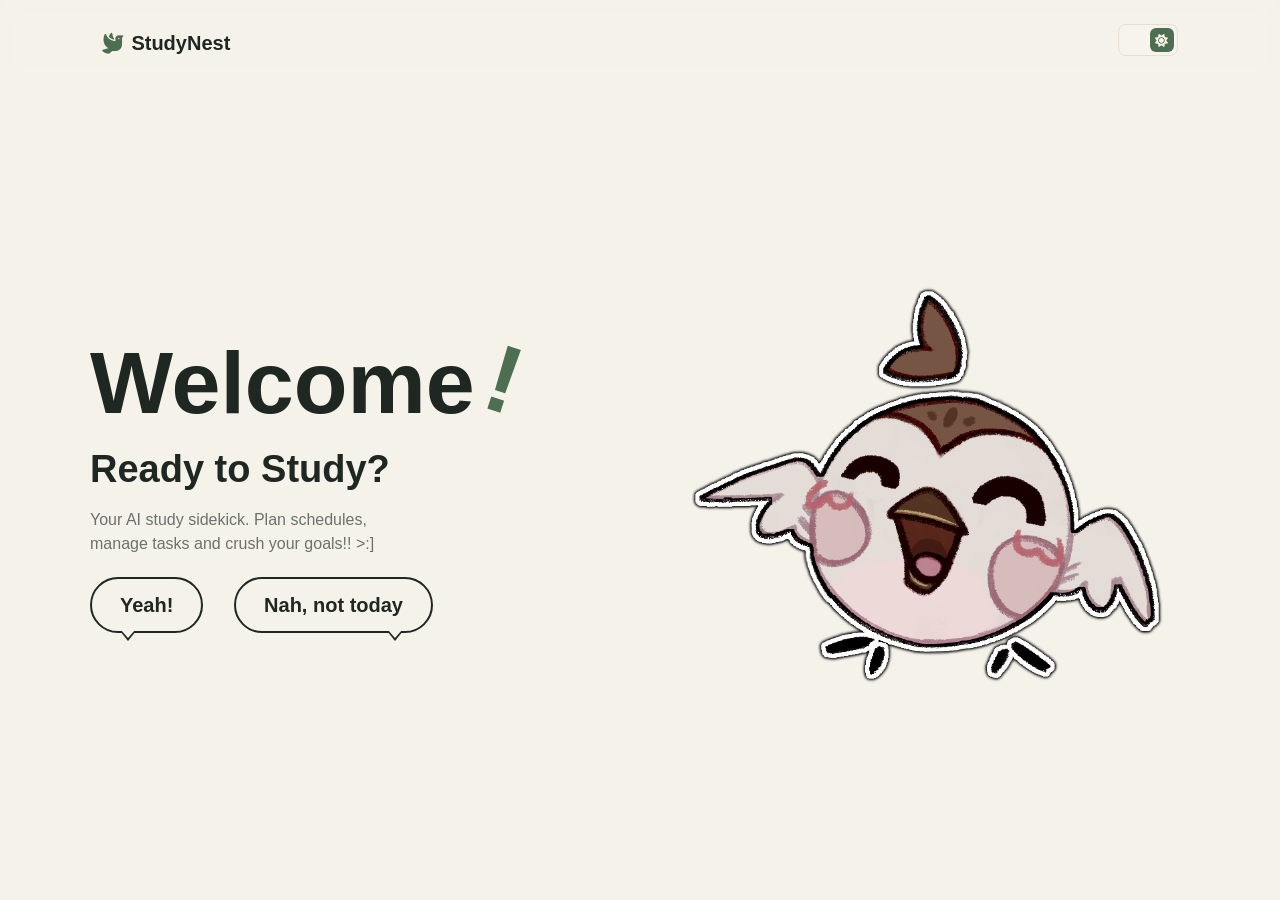
<file: index.html>
<!DOCTYPE html>
<html lang="en">
<head>
    <meta charset="UTF-8">
    <meta name="viewport" content="width=device-width, initial-scale=1.0">
    <title>StudyNest - AI Study Planner</title>
    <link rel="stylesheet" href="https://cdnjs.cloudflare.com/ajax/libs/font-awesome/6.5.1/css/all.min.css">
    <link rel="stylesheet" href="style.css">
</head>
<body>
    <header class="app-header landing-header">
        <button class="logo" onclick="navigateTo('home')" aria-label="StudyNest home">
            <i class="fa-solid fa-dove logo-icon"></i>
            <span>StudyNest</span>
        </button>
        <div class="theme-switch-wrapper" title="Toggle light or dark theme">
            <label class="theme-switch" for="landingThemeCheckbox">
                <input type="checkbox" id="landingThemeCheckbox" onchange="toggleTheme()">
                <div class="slider square">
                    <div class="slider-knob">
                        <i class="fa-solid fa-moon icon-dark"></i>
                        <i class="fa-solid fa-sun icon-light"></i>
                    </div>
                </div>
            </label>
        </div>
    </header>
    <div class="app-layout" id="appLayout">
        <button class="sidebar-backdrop" id="sidebarBackdrop" onclick="toggleSidebar(true)" aria-label="Close navigation"></button>
        <aside class="app-sidebar" id="appSidebar">
            <div class="sidebar-heading">
                <button class="sidebar-logo" onclick="navigateTo('home')" aria-label="StudyNest home">
                    <i class="fa-solid fa-dove logo-icon"></i>
                    <span>StudyNest</span>
                </button>
                <button class="sidebar-toggle" onclick="toggleSidebar()" aria-label="Collapse navigation" aria-controls="appSidebar" aria-expanded="true" title="Collapse navigation">
                    <i class="fa-solid fa-angles-left"></i>
                </button>
            </div>

            <p class="sidebar-label">STUDY SPACE</p>
            <nav class="sidebar-nav" aria-label="Main navigation">
                <button class="nav-btn" data-page="dashboard" onclick="navigateTo('dashboard')" aria-label="Dashboard" title="Dashboard">
                    <i class="fa-solid fa-chart-pie"></i><span>Dashboard</span>
                </button>
                <button class="nav-btn" data-page="subjects" onclick="navigateTo('subjects')" aria-label="Courses and materials" title="Courses and materials">
                    <i class="fa-solid fa-book-open"></i><span>Courses & Materials</span>
                </button>
                <button class="nav-btn" data-page="planner" onclick="navigateTo('planner')" aria-label="AI Study Planner" title="AI Study Planner">
                    <i class="fa-solid fa-wand-magic-sparkles"></i><span>AI Study Planner</span>
                </button>
                <button class="nav-btn" data-page="calendar" onclick="navigateTo('calendar')" aria-label="Calendar" title="Calendar">
                    <i class="fa-solid fa-calendar-days"></i><span>Calendar</span>
                </button>
                <button class="nav-btn" data-page="progress" onclick="navigateTo('progress')" aria-label="Progress Tracking" title="Progress Tracking">
                    <i class="fa-solid fa-chart-line"></i><span>Progress Tracking</span>
                </button>
                <button class="nav-btn" data-page="pomodoro" onclick="navigateTo('pomodoro')" aria-label="Pomodoro Focus" title="Pomodoro Focus">
                    <i class="fa-solid fa-stopwatch"></i><span>Pomodoro Focus</span>
                </button>
            </nav>

            <div class="sidebar-footer">
                <i class="fa-solid fa-graduation-cap"></i>
                <span>StudyNest AI</span>
            </div>
        </aside>

        <div class="app-main-wrapper">
            <header class="top-utility-bar">
                <div class="topbar-leading">
                    <button class="mobile-menu-button" onclick="toggleSidebar()" aria-label="Open navigation" aria-controls="appSidebar" aria-expanded="false">
                        <i class="fa-solid fa-bars"></i>
                    </button>
                    <div class="search-container">
                        <i class="fa-solid fa-magnifying-glass search-icon"></i>
                        <input type="search" id="globalSearchInput" placeholder="Search subjects, materials, topics, tasks..." autocomplete="off"
                            aria-label="Search subjects, materials, topics, and tasks" aria-controls="searchResults"
                            oninput="handleGlobalSearch(event)" onkeydown="handleSearchKeydown(event)">
                        <kbd class="search-shortcut">Enter</kbd>
                        <div class="search-results hidden" id="searchResults" role="listbox"></div>
                    </div>
                </div>

                <div class="utility-actions">
                    <div class="notification-wrapper">
                        <button class="icon-utility-btn" id="notificationButton" onclick="toggleNotifications()" title="Deadline reminders"
                            aria-label="Deadline reminders" aria-expanded="false" aria-controls="notificationPanel">
                            <i class="fa-regular fa-bell"></i>
                            <span class="notification-badge hidden" id="notifBadge">0</span>
                        </button>
                        <div class="notification-panel hidden" id="notificationPanel"></div>
                    </div>
                    <span class="utility-divider"></span>
                    <div class="theme-switch-wrapper" title="Toggle light or dark theme">
                        <label class="theme-switch" for="checkbox">
                            <input type="checkbox" id="checkbox" onchange="toggleTheme()">
                            <div class="slider square">
                                <div class="slider-knob">
                                    <i class="fa-solid fa-moon icon-dark"></i>
                                    <i class="fa-solid fa-sun icon-light"></i>
                                </div>
                            </div>
                        </label>
                    </div>
                </div>
            </header>

            <main id="app-container" class="main-content"></main>
        </div>
    </div>
    <aside class="pomodoro-mini-dock hidden" id="pomodoroMiniDock" aria-label="Pomodoro mini timer" aria-live="polite">
        <div class="pomodoro-mini-dock-heading">
            <span><i class="fa-solid fa-stopwatch"></i> Focus timer</span>
            <button type="button" class="pomodoro-mini-close" onclick="closePomodoroMiniTimer()" aria-label="Close mini timer">&times;</button>
        </div>
        <output class="pomodoro-mini-clock" id="pomodoroMiniClock" role="timer" aria-live="off">25:00</output>
        <button type="button" class="pomodoro-mini-toggle" id="pomodoroMiniToggle" onclick="togglePomodoro()">Start</button>
    </aside>
    <script src="script.js"></script>
</body>
</html>
</file>
<file: style.css>
:root {
    --bg-main: #141512;
    --bg-header: rgba(20, 21, 18, 0.82);
    --bg-card: #1C1E18;
    --bg-subcard: #23261F;
    --border-color: #2D3028;
    --text-primary: #F3EFE7;
    --text-secondary: #A9A295;
    --accent-sage: #8BA88E;
    --accent-soft: rgba(139, 168, 142, 0.12);
    --warning-text: #E0964E;
    --warning-surface: rgba(224, 150, 78, 0.12);
    --warning-border: rgba(224, 150, 78, 0.3);
    --warning-action: #d99a55;
    --warning-action-border: rgba(224, 150, 78, 0.35);
    --warning-marker: #d99a55;
    --danger-text: #d9534f;
    --danger-surface: rgba(217, 83, 79, 0.08);
    --danger-border: rgba(217, 83, 79, 0.3);
    --danger-hover-border: rgba(217, 83, 79, 0.5);
    --shadow-soft: 0 12px 34px rgba(0, 0, 0, 0.15);
}

body.light-mode {
    --bg-main: #F5F2EA;
    --bg-header: rgba(250, 247, 241, 0.82);
    --bg-card: #FFFFFF;
    --bg-subcard: #F7F4EE;
    --border-color: #E5DED1;
    --text-primary: #1F2722;
    --text-secondary: #5C655F;
    --accent-sage: #4E6E52;
    --accent-soft: #EAF2EB;
    --warning-text: #704009;
    --warning-surface: #FFF1CF;
    --warning-border: #D1A74B;
    --warning-action: #704009;
    --warning-action-border: #BD852A;
    --warning-marker: #A05C08;
    --danger-text: #A32323;
    --danger-surface: #FCEBEA;
    --danger-border: #D79A96;
    --danger-hover-border: #A32323;
    --shadow-soft: 0 10px 28px rgba(33, 48, 38, 0.08);
}

* { box-sizing: border-box; margin: 0; padding: 0; }
html { color-scheme: dark; }
body.light-mode { color-scheme: light; }
body {
    font-family: -apple-system, BlinkMacSystemFont, "Segoe UI", Roboto, sans-serif;
    background: radial-gradient(circle at top left, rgba(139, 168, 142, 0.08), transparent 30%), var(--bg-main);
    color: var(--text-primary);
    min-height: 100vh;
    line-height: 1.6;
    transition: background-color 0.2s ease, color 0.2s ease;
}

/* Header Overlay on Landing Screen */
body:has(.sketch-landing-container) .app-header {
    background: transparent !important;
    border-bottom: none !important;
    position: absolute !important;
    top: 0;
    left: 0;
    width: 100%;
    z-index: 1000;
    padding: 24px 8%;
}

.muted-text {
    color: var(--text-secondary);
    font-size: 12px;
}

body:has(.sketch-landing-container) .app-nav,
body:has(.sketch-landing-container) .app-footer {
    display: none !important;
}

body:has(.sketch-landing-container) .main-content {
    padding: 0 !important;
    max-width: 100% !important;
}

/* Header & Nav */
.app-header {
    background: var(--bg-header);
    backdrop-filter: blur(10px);
    border-bottom: 1px solid var(--border-color);
    padding: 16px 8%;
    display: flex;
    justify-content: space-between;
    align-items: center;
    position: sticky;
    top: 0;
    z-index: 100;
}
.logo { font-size: 20px; font-weight: 700; display: flex; gap: 8px; align-items: center; cursor: pointer; }
.app-nav { display: flex; gap: 8px; align-items: center; }
.nav-btn {
    border: none; background: transparent; padding: 8px 16px; border-radius: 20px;
    color: var(--text-secondary); cursor: pointer; font-weight: 600; font-size: 14px;
    transition: all 0.2s ease;
}
.nav-btn:hover, .nav-btn.active { background: var(--bg-subcard); color: var(--text-primary); }

/* Square Lamp Switch Container */
.theme-switch-wrapper {
    display: flex;
    align-items: center;
    margin-left: auto;
}

.theme-switch {
    display: inline-block;
    height: 32px;
    position: relative;
    width: 60px;
}

.theme-switch input {
    display: none;
}

/* Square Slider Track */
.slider {
    background-color: var(--bg-subcard);
    border: 1px solid var(--border-color);
    bottom: 0;
    cursor: pointer;
    left: 0;
    position: absolute;
    right: 0;
    top: 0;
    border-radius: 8px;
    transition: background-color 0.3s ease, border-color 0.3s ease;
}

/* Square Sliding Knob */
.slider-knob {
    background-color: var(--accent-sage);
    bottom: 3px;
    height: 24px;
    left: 3px;
    position: absolute;
    transition: transform 0.3s cubic-bezier(0.68, -0.55, 0.27, 1.55), background-color 0.3s ease;
    width: 24px;
    border-radius: 6px;
    display: flex;
    align-items: center;
    justify-content: center;
    color: var(--bg-main);
    font-size: 13px;
}

/* Icon Toggling inside Knob */
.slider-knob .icon-light {
    display: none;
}
.slider-knob .icon-dark {
    display: inline-block;
}

/* Active Light Mode State (Shifted Right) */
input:checked + .slider .slider-knob {
    transform: translateX(28px);
}

input:checked + .slider .slider-knob .icon-dark {
    display: none;
}

input:checked + .slider .slider-knob .icon-light {
    display: inline-block;
}

/* Main Layout Container */
.main-content { max-width: 960px; margin: 0 auto; padding: 40px 20px; }
.page-container { animation: fadeIn 0.25s ease-in-out; }

/* Dynamic Components */
.card {
    background: linear-gradient(180deg, rgba(255,255,255,0.01), transparent), var(--bg-card);
    border: 1px solid var(--border-color);
    border-radius: 16px;
    padding: 24px;
    margin-bottom: 24px;
    box-shadow: var(--shadow-soft);
    transition: transform 0.2s ease, border-color 0.2s ease, box-shadow 0.2s ease;
}
.card:hover {
    border-color: rgba(139, 168, 142, 0.45);
    box-shadow: 0 14px 38px rgba(0, 0, 0, 0.12);
}
.hero-card {
    background: var(--bg-card); border: 1px solid var(--border-color);
    border-radius: 16px; padding: 40px 24px; text-align: center; margin-bottom: 32px;
}
.badge {
    background: var(--accent-soft); color: var(--accent-sage);
    font-size: 12px; font-weight: 600; padding: 6px 12px; border-radius: 20px;
    display: inline-block; margin-bottom: 16px;
}
.features-grid, .stats-grid { display: grid; gap: 16px; margin-bottom: 24px; }
.features-grid { grid-template-columns: repeat(auto-fit, minmax(240px, 1fr)); }
.stats-grid { grid-template-columns: repeat(auto-fit, minmax(180px, 1fr)); }

.feature-card, .stat-card {
    background: var(--bg-card); border: 1px solid var(--border-color);
    border-radius: 12px; padding: 20px;
}
.stat-icon-wrapper {
    width: 36px; height: 36px; border-radius: 8px; background: var(--bg-subcard);
    color: var(--accent-sage); display: flex; align-items: center; justify-content: center;
    margin-bottom: 10px;
}

/* Tasks & Forms */
.task-item {
    display: flex; align-items: center; gap: 12px; padding: 12px;
    background: var(--bg-subcard); border-radius: 8px; margin-bottom: 8px;
}
.task-item.completed .task-title { text-decoration: line-through; opacity: 0.6; }
.task-details { display: flex; flex-direction: column; }
.task-title { font-size: 14px; font-weight: 600; }
.task-meta { font-size: 12px; color: var(--text-secondary); }
.task-deadline-edit {
    flex: none;
    padding: 6px 8px;
    color: var(--accent-sage);
    background: transparent;
    border: 1px solid var(--border-color);
    border-radius: 8px;
    font-size: 10px;
    cursor: pointer;
}
.task-deadline-edit:hover { background: var(--accent-soft); }

.form-group { margin-bottom: 16px; }
.form-row { display: grid; grid-template-columns: 1fr 1fr; gap: 16px; }
label { display: block; font-size: 13px; font-weight: 600; margin-bottom: 6px; color: var(--text-secondary); }
input, select, textarea {
    width: 100%; padding: 11px 12px; background: var(--bg-subcard); border: 1px solid var(--border-color);
    border-radius: 10px; color: var(--text-primary); outline: none; font-size: 14px; transition: border-color 0.18s ease, background 0.18s ease, box-shadow 0.18s ease;
}
input:hover, select:hover, textarea:hover {
    border-color: rgba(139, 168, 142, 0.5);
}
.primary-button {
    width: 100%; border: none; background: var(--accent-sage); color: #fff;
    padding: 12px; border-radius: 20px; cursor: pointer; font-weight: 700;
}
.secondary-button {
    border: 1px solid var(--border-color); background: transparent; color: var(--text-primary);
    padding: 10px 20px; border-radius: 20px; cursor: pointer; font-weight: 600;
}

.alert-banner {
    display: flex; gap: 12px; align-items: center; padding: 14px;
    background: var(--warning-surface); border: 1px solid var(--warning-border);
    border-radius: 10px; color: var(--warning-text); margin-bottom: 24px; font-size: 14px;
}
.subject-item {
    display: flex; justify-content: space-between; align-items: center;
    padding: 12px; background: var(--bg-subcard); border-radius: 8px; margin-bottom: 8px;
}
.delete-btn { background: transparent; border: none; color: var(--danger-text); cursor: pointer; }
.hidden { display: none; }
.app-footer { text-align: center; padding: 30px; font-size: 13px; color: var(--text-secondary); border-top: 1px solid var(--border-color); }

@keyframes fadeIn { from { opacity: 0; transform: translateY(6px); } to { opacity: 1; transform: translateY(0); } }

/* Sketch Landing Page */
.sketch-landing-container {
    display: flex;
    justify-content: center;
    align-items: center;
    min-height: 100vh;
    min-height: 100svh;
    width: 100%;
    padding: clamp(80px, 12vh, 116px) clamp(20px, 5vw, 72px) 40px;
    background: var(--bg-main);
    overflow: visible;
    position: relative;
}

.sketch-landing-content {
    display: flex;
    align-items: center;
    justify-content: center;
    width: 100%;
    max-width: 1100px;
    gap: clamp(16px, 3vw, 40px);
    margin: 0 auto;
}

/* Text Column */
.sketch-text-col {
    display: flex;
    flex-direction: column;
    justify-content: center;
    z-index: 2;
    flex: 1 1 0;
    min-width: 0;
}

.sketch-title {
    font-size: clamp(3.5rem, 7.5vw, 5.5rem);
    font-weight: 800;
    line-height: 1;
    color: var(--text-primary);
    margin-bottom: 8px;
    display: flex;
    align-items: center;
    gap: clamp(6px, 1.2vw, 12px);
}

.tilted-exclamation {
    display: inline-block;
    color: var(--accent-sage);
    font-size: clamp(3.8rem, 8vw, 6rem);
    transform: rotate(18deg) translateY(-4px);
    transform-origin: center;
}

.sketch-subtitle {
    font-size: clamp(1.75rem, 3.4vw, 2.375rem);
    font-weight: 700;
    color: var(--text-primary);
    margin-bottom: 8px;
}

/* Small Sub-Description */
.sketch-desc {
    font-size: clamp(14px, 1.3vw, 16px);
    color: var(--text-secondary);
    line-height: 1.55;
    max-width: 38ch;
    margin-bottom: 20px;
    opacity: 0.9;
}

/* Speech Bubble Action Buttons */
.sketch-actions {
    display: flex;
    align-items: center;
    gap: clamp(12px, 2.4vw, 36px);
    flex-wrap: wrap;
}

.speech-bubble {
    position: relative;
    background: transparent;
    color: var(--text-primary);
    border: 2px solid var(--text-primary);
    border-radius: 50px;
    font-size: clamp(16px, 1.6vw, 20px);
    font-weight: 700;
    min-height: 48px;
    padding: 10px clamp(18px, 2.3vw, 28px);
    cursor: pointer;
    transition: transform 0.2s ease, background-color 0.2s ease;
}

/* Standardized Speech Bubble Tails */
.speech-bubble::after {
    content: '';
    position: absolute;
    bottom: -10px;
    width: 0;
    height: 0;
    border-style: solid;
    border-width: 10px 8px 0 8px;
    border-color: var(--text-primary) transparent transparent transparent;
}

.speech-bubble::before {
    content: '';
    position: absolute;
    bottom: -7px;
    width: 0;
    height: 0;
    border-style: solid;
    border-width: 8px 7px 0 7px;
    border-color: var(--bg-main) transparent transparent transparent;
    z-index: 1;
}

/* Tail alignment for "yeah!" (Left side) */
.yeah-bubble::after { left: 28px; }
.yeah-bubble::before { left: 29px; }

/* Tail alignment for "Nah, not today" (Right side) */
.nah-bubble::after { right: 28px; }
.nah-bubble::before { right: 29px; }

@media (hover: hover) {
    .speech-bubble:hover {
        transform: scale(1.05);
        background: var(--bg-subcard);
    }
}

.speech-bubble:focus-visible {
    outline: 3px solid var(--accent-sage);
    outline-offset: 3px;
}

/* Mascot Column */
.sketch-mascot-col {
    display: flex;
    justify-content: center;
    align-items: center;
    flex: 0 1 48%;
    min-width: 0;
}

.sketch-mascot-img {
    width: clamp(260px, 42vw, 480px);
    max-width: 100%;
    height: auto;
    object-fit: contain;
}

/* Mobile Responsiveness */
@media (max-width: 980px) {
    .calendar-layout,
    .dashboard-columns,
    .progress-stats-grid {
        grid-template-columns: 1fr;
    }

    .search-container {
        width: min(100%, 360px);
    }
}

@media (max-width: 768px) {
    body:has(.sketch-landing-container) .app-header {
        padding: 16px 20px;
    }

    .app-layout {
        display: block;
    }

    .app-sidebar {
        position: fixed;
        inset: 0 auto 0 0;
        width: min(84vw, 320px);
        transform: translateX(-103%);
        box-shadow: 0 22px 60px rgba(0, 0, 0, 0.3);
    }

    .sidebar-open .app-sidebar {
        transform: translateX(0);
    }

    .sidebar-backdrop {
        position: fixed;
        inset: 0;
        display: block;
        background: rgba(0, 0, 0, 0.38);
        border: 0;
        z-index: 110;
        opacity: 0;
        pointer-events: none;
        transition: opacity 0.2s ease;
    }

    .sidebar-open .sidebar-backdrop {
        opacity: 1;
        pointer-events: auto;
    }

    .top-utility-bar {
        padding: 10px 16px;
        gap: 12px;
    }

    .topbar-leading {
        flex: 1;
        min-width: 0;
    }

    .search-container {
        width: 100%;
        min-width: 0;
    }

    .utility-actions {
        gap: 8px;
    }

    .utility-divider {
        display: none;
    }

    .notification-panel {
        right: -12px;
    }

    .search-shortcut {
        display: none;
    }

    .search-container {
        min-height: 40px;
    }

    .sketch-landing-container {
        height: auto;
        min-height: 100vh;
        min-height: 100svh;
        padding: 88px 20px 32px;
        overflow: visible;
    }

    .sketch-landing-content {
        flex-direction: column;
        text-align: center;
        gap: clamp(12px, 2.5vh, 22px);
        max-width: 520px;
    }

    .sketch-text-col {
        align-items: center;
        width: 100%;
    }

    .sketch-title {
        font-size: clamp(2.5rem, 10vw, 3.5rem);
        justify-content: center;
        gap: 7px;
    }

    .tilted-exclamation {
        font-size: clamp(2.9rem, 11vw, 3.8rem);
    }

    .sketch-subtitle {
        font-size: clamp(1.45rem, 6vw, 1.9rem);
        margin-bottom: 6px;
    }

    .sketch-desc {
        max-width: 38ch;
        margin-bottom: 18px;
    }

    .sketch-actions {
        width: min(100%, 360px);
        flex-direction: column;
        justify-content: center;
        align-items: stretch;
        gap: 12px;
    }

    .speech-bubble {
        width: 100%;
        font-size: 16px;
        padding: 10px 20px;
    }

    .sketch-mascot-img {
        width: min(220px, 56vw);
    }

    .yeah-bubble::after,
    .nah-bubble::after {
        left: calc(50% - 8px);
        right: auto;
    }

    .yeah-bubble::before,
    .nah-bubble::before {
        left: calc(50% - 7px);
        right: auto;
    }
}

/* ====================================
   Additional Custom Feature Styles
   ==================================== */

/* Folder & Sub-topic UI */
.sub-badge {
    background: var(--accent-soft);
    color: var(--accent-sage);
    font-size: 11px;
    font-weight: 600;
    padding: 3px 8px;
    border-radius: 12px;
    margin-left: 8px;
}

.subject-folder-card { margin-bottom: 20px; }
.subject-header { display: flex; justify-content: space-between; align-items: center; margin-bottom: 16px; }
.add-topic-box { display: flex; gap: 8px; margin-bottom: 16px; }
.topics-container { display: flex; flex-direction: column; gap: 12px; }
.topic-folder {
    background: var(--bg-subcard);
    padding: 14px;
    border-radius: 8px;
    border-left: 4px solid var(--accent-sage);
}
.topic-folder-header {
    display: flex;
    align-items: center;
    justify-content: space-between;
    gap: 12px;
    margin-bottom: 8px;
}
.topic-folder-header h4 {
    margin: 0;
    display: flex;
    align-items: center;
    gap: 8px;
}
.topic-folder-actions {
    display: flex;
    align-items: center;
    gap: 8px;
}
.topic-action-button {
    width: 32px;
    height: 32px;
    border: 1px solid var(--border-color);
    border-radius: 8px;
    background: transparent;
    color: var(--text-primary);
    cursor: pointer;
    display: inline-flex;
    align-items: center;
    justify-content: center;
    transition: background 0.2s ease, border-color 0.2s ease, color 0.2s ease;
}
.topic-action-button:hover {
    background: var(--accent-soft);
    border-color: var(--accent-sage);
    color: var(--accent-sage);
}
.topic-action-button.danger {
    color: var(--danger-text);
}
.topic-action-button.danger:hover {
    background: var(--danger-surface);
    border-color: var(--danger-hover-border);
    color: var(--danger-text);
}
.file-upload-label { display: inline-block; cursor: pointer; font-size: 12px; color: var(--accent-sage); margin: 8px 0; font-weight: 600; }
.file-upload-label input { display: none; }
.file-list { list-style: none; margin-top: 6px; }
.file-list li { display: flex; gap: 8px; align-items: center; font-size: 13px; margin-bottom: 4px; padding: 4px 0; }
.file-list li.search-match-highlight { background: var(--accent-soft); border-radius: 6px; box-shadow: 0 0 0 6px var(--accent-soft); }
.file-list a { color: var(--text-primary); text-decoration: none; word-break: break-all; }
.file-list li > a:first-child { flex: 1; min-width: 0; }
.file-download-link { flex: none; color: var(--accent-sage) !important; }
.remove-file-icon { cursor: pointer; color: var(--danger-text); margin-left: 8px; }

/* Pomodoro Timer Styling */
.pomodoro-card { text-align: center; max-width: 500px; margin: 0 auto; }
.timer-clock { font-size: 64px; font-weight: 800; color: var(--accent-sage); margin: 20px 0; font-variant-numeric: tabular-nums; }
.timer-controls { display: flex; gap: 12px; justify-content: center; }

/* 3-Column Subject Widget Grid Layout */
.subject-grid {
    display: grid;
    grid-template-columns: repeat(3, 1fr);
    gap: 16px;
    margin-bottom: 24px;
}

@media (max-width: 900px) {
    .subject-grid {
        grid-template-columns: repeat(2, 1fr);
    }
}

@media (max-width: 600px) {
    .subject-grid {
        grid-template-columns: 1fr;
    }
}

/* Individual Subject Widget Card */
.subject-widget-card {
    background: var(--bg-card);
    border: 1px solid var(--border-color);
    border-radius: 12px;
    padding: 18px;
    cursor: pointer;
    display: flex;
    flex-direction: column;
    justify-content: space-between;
    transition: transform 0.2s ease, border-color 0.2s ease;
}

.subject-widget-card:hover {
    transform: translateY(-3px);
    border-color: var(--accent-sage);
}

.widget-header {
    display: flex;
    justify-content: space-between;
    align-items: center;
    margin-bottom: 12px;
}

.widget-icon {
    font-size: 28px;
    color: var(--accent-sage);
}

.widget-body {
    margin-bottom: 16px;
}

.widget-title {
    font-size: 16px;
    font-weight: 700;
    margin-bottom: 6px;
    color: var(--text-primary);
}

.widget-footer {
    display: flex;
    justify-content: space-between;
    font-size: 12px;
    color: var(--text-secondary);
    border-top: 1px solid var(--border-color);
    padding-top: 10px;
}

.back-nav-bar {
    margin-bottom: 16px;
}

/* App shell */
.app-layout {
    --sidebar-width: 264px;
    min-height: 100vh;
    display: flex;
    background:
        radial-gradient(ellipse at 80% 0%, rgba(139, 168, 142, 0.08), transparent 34rem),
        var(--bg-main);
}

.app-sidebar {
    position: sticky;
    top: 0;
    display: flex;
    flex: 0 0 var(--sidebar-width);
    flex-direction: column;
    width: var(--sidebar-width);
    height: 100vh;
    padding: 24px 16px 18px;
    background: linear-gradient(180deg, rgba(255,255,255,0.02), transparent), var(--bg-card);
    border-right: 1px solid var(--border-color);
    box-shadow: inset -1px 0 0 rgba(255,255,255,0.02);
    transition: width 0.22s ease, flex-basis 0.22s ease, transform 0.22s ease;
    z-index: 120;
}

.sidebar-heading, .sidebar-logo, .sidebar-footer, .top-utility-bar,
.topbar-leading, .utility-actions, .search-container, .section-title,
.calendar-toolbar, .calendar-controls, .page-heading-row, .progress-next-step {
    display: flex;
    align-items: center;
}

.sidebar-heading {
    justify-content: space-between;
    gap: 8px;
    margin: 0 2px 38px;
}

.sidebar-logo {
    min-width: 0;
    gap: 10px;
    padding: 0;
    border: 0;
    background: transparent;
    color: var(--text-primary);
    font: inherit;
    font-size: 19px;
    font-weight: 750;
    cursor: pointer;
}

.logo-icon {
    color: var(--accent-sage);
    font-size: 21px;
}

.sidebar-toggle, .mobile-menu-button, .icon-utility-btn, .panel-close-button {
    display: inline-flex;
    align-items: center;
    justify-content: center;
    color: var(--text-secondary);
    background: transparent;
    border: 1px solid transparent;
    border-radius: 10px;
    cursor: pointer;
    transition: color 0.18s ease, background 0.18s ease, border-color 0.18s ease;
}

.sidebar-toggle {
    width: 34px;
    height: 34px;
    font-size: 13px;
}

.sidebar-toggle:hover, .mobile-menu-button:hover, .icon-utility-btn:hover, .panel-close-button:hover {
    color: var(--text-primary);
    background: var(--bg-subcard);
    border-color: var(--border-color);
}

.sidebar-label, .small-tag, .pomodoro-overline {
    color: var(--text-secondary);
    font-size: 10px;
    font-weight: 750;
    letter-spacing: 0.12em;
}

.sidebar-label {
    padding: 0 12px;
    margin-bottom: 10px;
}

.sidebar-nav {
    display: flex;
    flex-direction: column;
    gap: 6px;
}

.sidebar-nav .nav-btn {
    display: flex;
    width: 100%;
    min-height: 46px;
    align-items: center;
    gap: 12px;
    padding: 10px 12px;
    border: 1px solid transparent;
    border-radius: 12px;
    color: var(--text-secondary);
    background: transparent;
    text-align: left;
    font-size: 13px;
    font-weight: 600;
    transition: transform 0.18s ease, background 0.18s ease, color 0.18s ease, border-color 0.18s ease;
}
.sidebar-nav .nav-btn:hover {
    transform: translateX(2px);
}

.sidebar-nav .nav-btn i {
    width: 20px;
    color: var(--accent-sage);
    text-align: center;
    font-size: 15px;
}

.sidebar-nav .nav-btn:hover {
    background: var(--bg-subcard);
    color: var(--text-primary);
}

.sidebar-nav .nav-btn.active {
    color: var(--accent-sage);
    background: var(--accent-soft);
    border-color: rgba(139, 168, 142, 0.16);
}

.sidebar-footer {
    gap: 10px;
    margin-top: auto;
    padding: 16px 12px 2px;
    color: var(--text-secondary);
    border-top: 1px solid var(--border-color);
    font-size: 12px;
    font-weight: 600;
}

.sidebar-footer i {
    color: var(--accent-sage);
}

.app-main-wrapper {
    min-width: 0;
    flex: 1;
}

.top-utility-bar {
    position: sticky;
    top: 0;
    z-index: 90;
    min-height: 76px;
    justify-content: space-between;
    gap: 24px;
    padding: 12px clamp(20px, 4vw, 56px);
    background: rgba(26, 28, 24, 0.72);
    backdrop-filter: blur(14px);
    border-bottom: 1px solid var(--border-color);
    box-shadow: 0 6px 20px rgba(0,0,0,0.06);
}
body.light-mode .top-utility-bar {
    background: rgba(250, 247, 241, 0.8);
}

.topbar-leading, .utility-actions {
    gap: 16px;
}

.search-container {
    position: relative;
    width: min(460px, 48vw);
    min-height: 42px;
    gap: 10px;
    padding: 0 12px;
    background: var(--bg-subcard);
    border: 1px solid var(--border-color);
    border-radius: 12px;
    box-shadow: inset 0 1px 0 rgba(255,255,255,0.02);
}

.search-container:focus-within {
    border-color: var(--accent-sage);
    box-shadow: 0 0 0 3px var(--accent-soft);
}

.search-icon {
    color: var(--text-secondary);
    font-size: 14px;
}

.search-container input {
    width: 100%;
    min-width: 0;
    padding: 10px 0;
    border: 0;
    background: transparent;
    font-size: 13px;
}

.search-container input:focus {
    outline: 0;
}

.search-container input::-webkit-search-cancel-button {
    cursor: pointer;
}

.search-shortcut {
    flex: none;
    padding: 2px 6px;
    color: var(--text-secondary);
    border: 1px solid var(--border-color);
    border-radius: 5px;
    font-family: inherit;
    font-size: 10px;
    opacity: 0.75;
}

.utility-actions {
    gap: 12px;
}

.utility-divider {
    width: 1px;
    height: 28px;
    background: var(--border-color);
}

.icon-utility-btn {
    position: relative;
    width: 40px;
    height: 40px;
    border-color: var(--border-color);
    font-size: 15px;
}

.notification-wrapper {
    position: relative;
}

.notification-badge {
    position: absolute;
    top: -3px;
    right: -2px;
    display: block;
    width: 10px;
    height: 10px;
    min-width: 10px;
    padding: 0;
    background: #d9765c;
    border: 2px solid var(--bg-main);
    border-radius: 50%;
    font-size: 0;
    line-height: 0;
}

.notification-panel, .search-results {
    position: absolute;
    z-index: 150;
    overflow: hidden;
    background: var(--bg-card);
    border: 1px solid var(--border-color);
    border-radius: 14px;
    box-shadow: 0 16px 50px rgba(0, 0, 0, 0.2);
}

.notification-panel {
    top: calc(100% + 14px);
    right: 0;
    width: min(360px, calc(100vw - 32px));
}

.notification-panel-heading {
    display: flex;
    align-items: flex-start;
    justify-content: space-between;
    padding: 18px 18px 14px;
    border-bottom: 1px solid var(--border-color);
}

.notification-panel-heading div {
    display: grid;
    gap: 2px;
}

.notification-panel-heading strong {
    font-size: 14px;
}

.notification-panel-heading span, .notification-item small {
    color: var(--text-secondary);
    font-size: 11px;
}

.panel-close-button {
    width: 28px;
    height: 28px;
}

.notification-list {
    max-height: 290px;
    overflow-y: auto;
    padding: 6px;
}

.notification-item {
    display: flex;
    width: 100%;
    gap: 11px;
    padding: 12px;
    border: 0;
    border-radius: 9px;
    color: var(--text-primary);
    background: transparent;
    text-align: left;
    cursor: pointer;
}

.notification-item:hover, .search-result-item:hover, .search-page-result:hover {
    background: var(--bg-subcard);
}

.notification-item > span:last-child {
    display: grid;
    gap: 4px;
}

.notification-item strong {
    font-size: 12px;
    font-weight: 650;
}

.notification-dot {
    flex: none;
    width: 8px;
    height: 8px;
    margin-top: 5px;
    background: var(--warning-marker);
    border-radius: 50%;
}

.notification-dot.is-read {
    opacity: 0.2;
    background: var(--text-secondary);
}

.notification-empty {
    display: flex;
    align-items: center;
    gap: 10px;
    padding: 20px;
    color: var(--text-secondary);
    font-size: 12px;
}

.notification-empty i {
    color: var(--accent-sage);
}

.notification-footer {
    display: flex;
    width: 100%;
    align-items: center;
    justify-content: space-between;
    padding: 13px 18px;
    color: var(--accent-sage);
    background: transparent;
    border: 0;
    border-top: 1px solid var(--border-color);
    cursor: pointer;
    font-size: 12px;
    font-weight: 700;
}

.main-content.app-content {
    max-width: none;
}

.app-main-wrapper .main-content {
    width: 100%;
    max-width: none;
    margin: 0;
    padding: 34px clamp(20px, 4vw, 56px) 56px;
}

.app-main-wrapper .page-container {
    width: min(100%, 1360px);
    margin: 0 auto;
}

.welcome-header {
    margin-bottom: 26px;
}

.welcome-header .small-tag {
    margin-bottom: 9px;
}

.welcome-header h1 {
    margin-bottom: 4px;
    font-size: clamp(26px, 3vw, 34px);
    letter-spacing: -0.035em;
}

.welcome-header > p:last-child {
    color: var(--text-secondary);
    font-size: 14px;
}

.sidebar-collapsed .app-sidebar {
    --sidebar-width: 78px;
    padding-right: 12px;
    padding-left: 12px;
}

.sidebar-collapsed .sidebar-heading {
    justify-content: center;
    margin-right: 0;
    margin-left: 0;
}

.sidebar-collapsed .sidebar-logo span,
.sidebar-collapsed .sidebar-label,
.sidebar-collapsed .sidebar-footer span,
.sidebar-collapsed .sidebar-nav .nav-btn span {
    display: none;
}

.sidebar-collapsed .sidebar-toggle {
    position: absolute;
    right: -14px;
    top: 65px;
    width: 28px;
    height: 28px;
    color: var(--text-primary);
    background: var(--bg-card);
    border-color: var(--border-color);
    box-shadow: 0 3px 10px rgba(0, 0, 0, 0.12);
}

.sidebar-collapsed .sidebar-toggle i {
    transform: rotate(180deg);
}

.sidebar-collapsed .sidebar-nav .nav-btn {
    justify-content: center;
    padding: 10px 0;
}

.sidebar-collapsed .sidebar-nav .nav-btn i {
    font-size: 17px;
}

.sidebar-collapsed .sidebar-footer {
    justify-content: center;
    padding-right: 0;
    padding-left: 0;
}

.mobile-menu-button, .sidebar-backdrop {
    display: none;
}

@media (max-width: 760px) {
    .mobile-menu-button {
        display: inline-flex;
        flex: none;
        width: 38px;
        height: 38px;
        background: var(--bg-subcard);
        border: 1px solid var(--border-color);
        border-radius: 10px;
    }
}

.search-results {
    top: calc(100% + 9px);
    left: 0;
    width: 100%;
    min-width: 320px;
    padding: 6px;
}

.search-result-item, .search-page-result {
    display: flex;
    width: 100%;
    align-items: center;
    gap: 11px;
    padding: 10px;
    color: var(--text-primary);
    background: transparent;
    border: 0;
    border-radius: 9px;
    text-align: left;
    cursor: pointer;
}

.search-result-icon {
    display: grid;
    flex: none;
    width: 34px;
    height: 34px;
    place-items: center;
    color: var(--accent-sage);
    background: var(--accent-soft);
    border-radius: 9px;
}

.search-result-copy {
    display: grid;
    flex: 1;
    min-width: 0;
    gap: 2px;
}

.search-result-copy strong {
    overflow: hidden;
    font-size: 12px;
    font-weight: 650;
    text-overflow: ellipsis;
    white-space: nowrap;
}

.search-result-copy small {
    overflow: hidden;
    color: var(--text-secondary);
    font-size: 10px;
    text-overflow: ellipsis;
    white-space: nowrap;
}

.search-result-arrow {
    color: var(--text-secondary);
    font-size: 11px;
}

.search-no-results {
    padding: 16px 12px;
    color: var(--text-secondary);
    font-size: 12px;
}

.material-picker {
    position: relative;
}

.material-picker > input[type="search"] {
    min-height: 44px;
    padding-left: 38px;
    background: var(--bg-subcard);
}

.material-picker > input[type="search"]:focus {
    border-color: var(--accent-sage);
    box-shadow: 0 0 0 3px var(--accent-soft);
}

.material-picker-icon {
    position: absolute;
    z-index: 1;
    top: 15px;
    left: 14px;
    color: var(--text-secondary);
    font-size: 13px;
    pointer-events: none;
}

.material-picker-results {
    position: absolute;
    z-index: 70;
    top: calc(100% + 7px);
    right: 0;
    left: 0;
    max-height: min(360px, 55vh);
    overflow-y: auto;
    padding: 6px;
    background: var(--bg-card);
    border: 1px solid var(--border-color);
    border-radius: 12px;
    box-shadow: 0 14px 38px rgba(0, 0, 0, 0.2);
}

.material-result-group + .material-result-group {
    margin-top: 5px;
    padding-top: 5px;
    border-top: 1px solid var(--border-color);
}

.material-result-group > p {
    padding: 7px 9px 5px;
    color: var(--text-secondary);
    font-size: 10px;
    font-weight: 750;
    letter-spacing: 0.08em;
    text-transform: uppercase;
}

.material-result-option {
    display: flex;
    width: 100%;
    align-items: center;
    gap: 10px;
    padding: 9px;
    color: var(--text-primary);
    background: transparent;
    border: 0;
    border-radius: 9px;
    text-align: left;
    cursor: pointer;
}

.material-result-option:hover,
.material-result-option.is-active {
    background: var(--bg-subcard);
}

.material-result-option > span:last-child {
    display: grid;
    min-width: 0;
    gap: 2px;
}

.material-result-option strong {
    overflow: hidden;
    font-size: 12px;
    font-weight: 650;
    text-overflow: ellipsis;
    white-space: nowrap;
}

.material-result-option small {
    overflow: hidden;
    color: var(--text-secondary);
    font-size: 10px;
    text-overflow: ellipsis;
    white-space: nowrap;
}

.material-result-icon {
    display: grid;
    flex: none;
    width: 32px;
    height: 32px;
    place-items: center;
    color: var(--accent-sage);
    background: var(--accent-soft);
    border-radius: 9px;
    font-size: 12px;
}

.material-custom-option {
    margin-top: 6px;
    border-top: 1px solid var(--border-color);
    border-radius: 0 0 9px 9px;
}

.material-no-results {
    padding: 12px 10px;
    color: var(--text-secondary);
    font-size: 11px;
}

.search-page-results {
    display: grid;
    gap: 8px;
}

.search-page-result {
    min-height: 70px;
    padding: 14px;
    background: var(--bg-card);
    border: 1px solid var(--border-color);
}

.search-page-result > i:last-child {
    color: var(--text-secondary);
}

.search-empty-state {
    padding: 44px 24px;
    text-align: center;
}

.search-empty-state > i {
    margin-bottom: 14px;
    color: var(--accent-sage);
    font-size: 28px;
}

.search-empty-state p {
    margin-top: 5px;
    color: var(--text-secondary);
}

.section-title {
    justify-content: space-between;
    gap: 16px;
}

.task-item input[type="checkbox"] {
    flex: none;
    width: 17px;
    height: 17px;
    accent-color: var(--accent-sage);
}

.task-details {
    min-width: 0;
}

.task-deadline {
    margin-left: 8px;
    color: var(--accent-sage);
}

.alert-action {
    flex: none;
    margin-left: auto;
    padding: 7px 10px;
    color: var(--warning-action);
    background: transparent;
    border: 1px solid var(--warning-action-border);
    border-radius: 8px;
    cursor: pointer;
    font-size: 11px;
    font-weight: 700;
}

.page-heading-row {
    justify-content: space-between;
    gap: 24px;
}

.heading-action {
    width: auto;
    flex: none;
}

.calendar-layout {
    display: grid;
    grid-template-columns: minmax(0, 1.65fr) minmax(260px, 0.8fr);
    gap: 20px;
}

.calendar-card, .calendar-deadlines-card {
    margin-bottom: 0;
}

.calendar-toolbar {
    justify-content: space-between;
    gap: 12px;
    margin-bottom: 22px;
}

.calendar-toolbar h2 {
    margin-top: 2px;
    font-size: 20px;
}

.calendar-controls {
    gap: 8px;
}

.calendar-controls .icon-utility-btn {
    width: 34px;
    height: 34px;
}

.calendar-today-button {
    padding: 7px 12px;
    border-radius: 8px;
    font-size: 11px;
}

.calendar-grid {
    display: grid;
    grid-template-columns: repeat(7, minmax(0, 1fr));
    gap: 5px;
}

.calendar-weekdays {
    margin-bottom: 8px;
    color: var(--text-secondary);
    font-size: 10px;
    font-weight: 700;
    text-align: center;
}

.calendar-day {
    position: relative;
    display: flex;
    width: 100%;
    min-height: 62px;
    align-items: flex-start;
    justify-content: center;
    padding: 11px 5px;
    color: var(--text-primary);
    background: transparent;
    border: 1px solid transparent;
    border-radius: 9px;
    font-family: inherit;
    font-size: 12px;
    text-align: center;
    cursor: pointer;
}

.calendar-day.is-today {
    border-color: var(--accent-sage);
    color: var(--accent-sage);
    font-weight: 800;
}

.calendar-day.has-deadline {
    background: var(--accent-soft);
}

.calendar-day.is-selected {
    outline: 2px solid var(--accent-sage);
    outline-offset: 1px;
}

.calendar-day.is-free-day::after {
    position: absolute;
    right: 7px;
    bottom: 7px;
    width: 5px;
    height: 5px;
    background: var(--accent-sage);
    border-radius: 50%;
    content: "";
    opacity: 0.65;
}

.calendar-day-count {
    position: absolute;
    bottom: 6px;
    left: 50%;
    display: grid;
    min-width: 15px;
    height: 15px;
    place-items: center;
    padding: 0 3px;
    color: var(--bg-main);
    background: var(--accent-sage);
    border-radius: 12px;
    font-size: 9px;
    font-weight: 800;
    transform: translateX(-50%);
}

.calendar-legend {
    display: flex;
    align-items: center;
    gap: 8px;
    margin-top: 16px;
    color: var(--text-secondary);
    font-size: 11px;
}

.calendar-legend span {
    width: 9px;
    height: 9px;
    background: var(--accent-sage);
    border-radius: 50%;
}

.calendar-free-day-legend span {
    background: transparent;
    border: 1px solid var(--accent-sage);
}

.calendar-title-icon {
    color: var(--accent-sage);
    font-size: 16px;
}

.calendar-deadline-list {
    display: grid;
    gap: 8px;
    margin-top: 16px;
}

.calendar-task-item {
    display: grid;
    grid-template-columns: 72px minmax(0, 1fr);
    gap: 4px 10px;
    padding: 12px;
    background: var(--bg-subcard);
    border-radius: 9px;
}

.calendar-task-date {
    grid-row: span 2;
    align-self: center;
    color: var(--accent-sage);
    font-size: 11px;
    font-weight: 700;
}

.calendar-task-name {
    overflow: hidden;
    font-size: 12px;
    font-weight: 650;
    text-overflow: ellipsis;
    white-space: nowrap;
}

.calendar-task-time {
    color: var(--text-secondary);
    font-size: 10px;
}

.calendar-task-item.is-completed {
    opacity: 0.65;
}

.calendar-deadline-list .empty-text {
    color: var(--text-secondary);
    font-size: 12px;
    line-height: 1.6;
}

.progress-stats-grid {
    display: grid;
    grid-template-columns: repeat(4, minmax(0, 1fr));
    gap: 14px;
    margin-bottom: 18px;
}

.progress-stat-card {
    display: grid;
    justify-items: start;
    gap: 8px;
    padding: 18px;
    background: var(--bg-card);
    border: 1px solid var(--border-color);
    border-radius: 12px;
}

.progress-stat-card .stat-icon-wrapper {
    display: grid;
    place-items: center;
    margin: 0;
}

.progress-stat-card strong {
    font-size: 22px;
    line-height: 1.2;
}

.progress-stat-card > span:last-child {
    color: var(--text-secondary);
    font-size: 11px;
}

.progress-overview .section-title {
    margin-bottom: 20px;
}

.progress-overview h2 {
    font-size: 18px;
}

.progress-rate {
    color: var(--accent-sage);
    font-size: 24px;
}

.progress-track {
    overflow: hidden;
    height: 10px;
    margin-bottom: 12px;
    background: var(--bg-subcard);
    border-radius: 20px;
}

.progress-track span {
    display: block;
    height: 100%;
    background: var(--accent-sage);
    border-radius: inherit;
    transition: width 0.25s ease;
}

.progress-overview .muted-text {
    color: var(--text-secondary);
    font-size: 12px;
}

.progress-next-step {
    gap: 14px;
    padding: 18px;
    background: var(--accent-soft);
    border: 1px solid rgba(139, 168, 142, 0.2);
    border-radius: 12px;
}

.progress-next-icon {
    display: grid;
    flex: none;
    width: 42px;
    height: 42px;
    place-items: center;
    color: var(--accent-sage);
    background: var(--bg-card);
    border-radius: 12px;
}

.progress-next-step > div {
    flex: 1;
}

.progress-next-step strong {
    font-size: 13px;
}

.progress-next-step p {
    margin-top: 3px;
    color: var(--text-secondary);
    font-size: 11px;
}

.progress-next-step .secondary-button {
    flex: none;
    padding: 8px 12px;
    font-size: 11px;
}

.pomodoro-card {
    max-width: 580px;
    margin: 14px auto;
    padding: clamp(28px, 6vw, 54px);
    border-radius: 20px;
    text-align: center;
}

.pomodoro-task-select {
    max-width: 340px;
    margin: 18px auto 0;
    text-align: left;
}

.pomodoro-overline {
    color: var(--accent-sage);
}

.pomodoro-duration-control {
    display: grid;
    justify-items: center;
    gap: 7px;
    margin-top: 24px;
    color: var(--text-secondary);
    font-size: 12px;
}

.pomodoro-duration-control label {
    font-weight: 650;
}

.pomodoro-duration-input {
    display: flex;
    align-items: center;
    gap: 9px;
}

.pomodoro-duration-input input {
    width: 72px;
    padding: 8px 10px;
    border: 1px solid var(--border-color);
    border-radius: 10px;
    color: var(--text-primary);
    background: var(--bg-subcard);
    text-align: center;
}

.pomodoro-duration-input span {
    white-space: nowrap;
}

.pomodoro-duration-input input:focus {
    outline: 2px solid var(--accent-sage);
    outline-offset: 2px;
}

.timer-clock {
    margin: 20px 0 8px;
    color: var(--text-primary);
    font-size: clamp(64px, 12vw, 92px);
    font-weight: 750;
    letter-spacing: -0.06em;
    line-height: 1.1;
    font-variant-numeric: tabular-nums;
}

.pomodoro-caption {
    color: var(--text-secondary);
    font-size: 13px;
}

.pomodoro-buddy-note {
    display: flex;
    align-items: flex-start;
    gap: 10px;
    width: min(100%, 420px);
    margin: 18px auto 0;
    padding: 13px 15px;
    color: var(--text-secondary);
    background: var(--accent-soft);
    border: 1px solid var(--border-color);
    border-radius: 14px;
    font-size: 13px;
    line-height: 1.55;
    text-align: left;
}

.pomodoro-buddy-note i {
    flex: none;
    margin-top: 3px;
    color: var(--accent-sage);
    font-size: 15px;
}

.pomodoro-buddy-note p {
    margin: 0;
}

.timer-controls {
    margin: 28px 0 18px;
}

.timer-start-button {
    width: auto;
    min-width: 170px;
    padding: 12px 20px;
}

.timer-reset-button {
    border-radius: 20px;
}

.timer-mini-button {
    border-radius: 20px;
}

.pomodoro-hint {
    padding-top: 16px;
    color: var(--text-secondary);
    border-top: 1px solid var(--border-color);
    font-size: 11px;
}

.pomodoro-hint i {
    margin-right: 5px;
    color: var(--accent-sage);
}

.focus-music {
    margin-top: 18px;
    border-top: 1px solid var(--border-color);
    text-align: left;
}

.focus-music summary {
    display: grid;
    grid-template-columns: 38px minmax(0, 1fr) 18px;
    align-items: center;
    gap: 10px;
    padding-top: 16px;
    cursor: pointer;
    list-style: none;
}

.focus-music summary::-webkit-details-marker {
    display: none;
}

.focus-music summary:focus-visible {
    outline: 2px solid var(--accent-sage);
    outline-offset: 4px;
    border-radius: 8px;
}

.focus-music-icon {
    display: grid;
    width: 38px;
    height: 38px;
    place-items: center;
    color: var(--accent-sage);
    background: var(--accent-soft);
    border-radius: 12px;
}

.focus-music-heading {
    display: grid;
    gap: 2px;
}

.focus-music-heading strong {
    color: var(--text-primary);
    font-size: 14px;
}

.focus-music-heading small {
    color: var(--text-secondary);
    font-size: 11px;
}

.focus-music-chevron {
    color: var(--text-secondary);
    transition: transform 0.18s ease;
}

.focus-music[open] .focus-music-chevron {
    transform: rotate(180deg);
}

.focus-music-content {
    padding-top: 16px;
}

.focus-music-actions {
    display: flex;
    flex-wrap: wrap;
    gap: 8px;
}

.focus-music-actions button {
    width: auto;
    min-height: 40px;
    padding: 9px 12px;
}

.focus-music-stop {
    margin-left: auto;
}

.focus-music-form {
    display: grid;
    grid-template-columns: minmax(0, 1fr) auto;
    align-items: end;
    gap: 8px;
    margin-top: 16px;
}

.focus-music-form label {
    grid-column: 1 / -1;
    margin: 0;
}

.focus-music-form input {
    min-width: 0;
}

.focus-music-form button {
    width: auto;
    min-height: 42px;
    padding: 10px 16px;
}

.focus-music-status {
    min-height: 1.5em;
    margin-top: 10px;
    color: var(--text-secondary);
    font-size: 11px;
}

.focus-music-fallback:not(.hidden) {
    display: inline-flex;
    align-items: center;
    gap: 6px;
    margin-top: 8px;
    color: var(--accent-sage);
    font-size: 12px;
    text-decoration: none;
}

.focus-music-fallback:not(.hidden):hover {
    text-decoration: underline;
}

.focus-music-player {
    width: 100%;
    aspect-ratio: 16 / 9;
    margin-top: 12px;
    overflow: hidden;
    background: var(--bg-subcard);
    border: 1px solid var(--border-color);
    border-radius: 12px;
}

.focus-music-player iframe {
    display: block;
    width: 100%;
    height: 100%;
    border: 0;
}

.pomodoro-mini-dock {
    position: fixed;
    z-index: 1200;
    right: 20px;
    bottom: 20px;
    display: grid;
    width: min(250px, calc(100vw - 32px));
    gap: 12px;
    padding: 14px;
    border: 1px solid var(--border-color);
    border-radius: 16px;
    color: var(--text-primary);
    background: var(--bg-card);
    box-shadow: 0 12px 36px rgba(0, 0, 0, 0.24);
    text-align: center;
}

.pomodoro-mini-dock[hidden],
.pomodoro-mini-dock.hidden {
    display: none;
}

.pomodoro-mini-dock-heading {
    display: flex;
    align-items: center;
    justify-content: space-between;
    color: var(--text-secondary);
    font-size: 11px;
    font-weight: 700;
}

.pomodoro-mini-dock-heading i {
    margin-right: 5px;
    color: var(--accent-sage);
}

.pomodoro-mini-close {
    padding: 0 4px;
    border: 0;
    color: var(--text-secondary);
    background: transparent;
    font-size: 20px;
    line-height: 1;
    cursor: pointer;
}

.pomodoro-mini-clock {
    color: var(--text-primary);
    font-size: 38px;
    font-weight: 750;
    line-height: 1;
    font-variant-numeric: tabular-nums;
}

.pomodoro-mini-toggle {
    justify-self: center;
    min-width: 100px;
    padding: 8px 18px;
    border: 0;
    border-radius: 20px;
    color: white;
    background: var(--accent-sage);
    font: inherit;
    font-size: 12px;
    font-weight: 650;
    cursor: pointer;
}

/* Consistent controls, active tasks, and study history */
button, input, select, textarea {
    font: inherit;
}

.primary-button, .secondary-button, .dashboard-new-task, .history-restore-button {
    display: inline-flex;
    min-height: 42px;
    align-items: center;
    justify-content: center;
    gap: 8px;
    padding: 10px 16px;
    border-radius: 10px;
    font-size: 13px;
    font-weight: 650;
    line-height: 1.2;
    transition: background 0.18s ease, border-color 0.18s ease, color 0.18s ease, transform 0.18s ease;
}

.primary-button, .dashboard-new-task {
    color: #fff;
    background: var(--accent-sage);
    border: 1px solid var(--accent-sage);
    cursor: pointer;
}

.primary-button:hover, .dashboard-new-task:hover {
    background: color-mix(in srgb, var(--accent-sage) 86%, var(--text-primary));
    border-color: color-mix(in srgb, var(--accent-sage) 86%, var(--text-primary));
    transform: translateY(-1px);
}

.secondary-button, .history-restore-button {
    color: var(--text-primary);
    background: var(--bg-subcard);
    border: 1px solid var(--border-color);
    cursor: pointer;
}

.secondary-button:hover, .history-restore-button:hover {
    color: var(--accent-sage);
    border-color: var(--accent-sage);
    background: var(--accent-soft);
}

button:focus-visible, input:focus-visible, select:focus-visible, textarea:focus-visible {
    outline: 2px solid var(--accent-sage);
    outline-offset: 2px;
}

.dashboard-columns {
    display: grid;
    grid-template-columns: minmax(0, 1.8fr) minmax(240px, 0.8fr);
    align-items: start;
    gap: 18px;
}

.dashboard-columns .card {
    margin-bottom: 0;
}

.dashboard-columns .column-sidebar .card {
    padding: 20px;
}

.dashboard-columns .column-sidebar h2,
.dashboard-columns .column-main h2 {
    font-size: 17px;
}

.queue-date-label {
    margin: 14px 0 8px;
    color: var(--accent-sage);
    font-size: 12px;
    font-weight: 700;
}

.study-queue-list {
    display: grid;
    gap: 10px;
}

.study-queue-item {
    display: grid;
    gap: 7px;
    padding: 12px;
    background: var(--bg-subcard);
    border: 1px solid var(--border-color);
    border-radius: 10px;
}

.study-queue-item strong {
    font-size: 12px;
}

.study-queue-item > span {
    color: var(--text-secondary);
    font-size: 10px;
}

.study-queue-item .secondary-button {
    padding: 8px 12px;
    font-size: 11px;
}

.dashboard-new-task {
    min-height: 38px;
    flex: none;
    padding: 8px 13px;
    white-space: nowrap;
}

.dashboard-new-task i {
    font-size: 12px;
}

.task-list {
    display: grid;
    gap: 9px;
    margin-top: 18px;
}

.task-list .task-item {
    min-width: 0;
    margin: 0;
    padding: 14px;
    border: 1px solid var(--border-color);
    background: rgba(255,255,255,0.01);
    border-radius: 12px;
    transition: border-color 0.18s ease, background 0.18s ease, transform 0.18s ease;
}
.task-list .task-item:hover {
    border-color: rgba(139, 168, 142, 0.42);
    background: var(--bg-subcard);
    transform: translateY(-1px);
}
.task-list .task-details {
    flex: 1;
    gap: 3px;
    margin: 0;
    color: var(--text-primary);
    cursor: pointer;
}

.task-description {
    overflow-wrap: anywhere;
    color: var(--text-secondary);
    font-size: 12px;
    font-weight: 400;
}

.task-meta {
    overflow-wrap: anywhere;
    line-height: 1.6;
}

.task-empty-state {
    display: grid;
    justify-items: center;
    gap: 8px;
    padding: 32px 16px 22px;
    text-align: center;
}

.task-empty-icon {
    display: grid;
    width: 46px;
    height: 46px;
    place-items: center;
    margin-bottom: 3px;
    color: var(--accent-sage);
    background: var(--accent-soft);
    border-radius: 14px;
    font-size: 18px;
}

.task-empty-state > strong {
    font-size: 14px;
}

.task-empty-state > p {
    max-width: 330px;
    margin-bottom: 7px;
    color: var(--text-secondary);
    font-size: 12px;
}

.stat-card {
    display: flex;
    min-width: 0;
    align-items: center;
    gap: 13px;
    padding: 17px;
}

.stat-card .stat-icon-wrapper {
    flex: none;
    margin: 0;
}

.stat-info {
    min-width: 0;
}

.stat-info h2 {
    overflow-wrap: anywhere;
    font-size: clamp(19px, 2vw, 24px);
}

.stat-info p {
    color: var(--text-secondary);
    font-size: 11px;
}

.form-hint, .optional-label, .generated-plan-description {
    color: var(--text-secondary);
    font-size: 12px;
}

.form-hint {
    margin-top: 7px;
}

.availability-fieldset {
    min-width: 0;
    margin: 0 0 16px;
    padding: 16px;
    border: 1px solid var(--border-color);
    border-radius: 12px;
}

.availability-fieldset legend {
    padding: 0 6px;
    color: var(--text-primary);
    font-size: 14px;
    font-weight: 700;
}

.availability-day-grid {
    display: grid;
    grid-template-columns: repeat(7, minmax(0, 1fr));
    gap: 8px;
    margin-top: 14px;
}

.availability-day-option {
    display: flex;
    align-items: center;
    justify-content: center;
    gap: 6px;
    min-height: 44px;
    margin: 0;
    padding: 6px;
    border: 1px solid var(--border-color);
    border-radius: 9px;
    color: var(--text-primary);
    cursor: pointer;
    font-size: 12px;
    transition: background-color 0.18s ease, border-color 0.18s ease;
}

.availability-day-option:has(input:checked) {
    background: var(--accent-soft);
    border-color: var(--accent-sage);
}

.availability-day-option input {
    flex: none;
    width: 16px;
    height: 16px;
    margin: 0;
    padding: 0;
    border: 0;
    background: transparent;
    accent-color: var(--accent-sage);
}

.availability-time-row {
    margin-top: 14px;
}

.availability-time-row .form-group {
    margin-bottom: 0;
}

.planner-form-message {
    margin: 0 0 14px;
    color: var(--danger-text);
    font-size: 13px;
}

.optional-label {
    margin-left: 5px;
    font-weight: 400;
}

#studyMaterialSearch {
    margin-bottom: 9px;
}

.planner-custom-topic {
    margin-top: 10px;
}

.generated-plan-description {
    margin: 7px 0 16px;
}

.history-card {
    margin: 18px 0;
}

.history-toolbar {
    display: flex;
    align-items: center;
    justify-content: flex-end;
    gap: 8px;
    margin-bottom: 12px;
}

.history-toolbar label {
    font-size: 11px;
    color: var(--text-secondary);
    margin: 0;
}

.history-toolbar select {
    max-width: 180px;
}

.history-heading {
    display: flex;
    align-items: center;
    justify-content: space-between;
    gap: 18px;
    margin-bottom: 16px;
}

.history-heading h2 {
    margin: 3px 0;
    font-size: 18px;
}

.history-heading .muted-text {
    color: var(--text-secondary);
    font-size: 12px;
}

.history-count {
    display: grid;
    flex: none;
    min-width: 34px;
    height: 34px;
    place-items: center;
    color: var(--accent-sage);
    background: var(--accent-soft);
    border-radius: 50%;
    font-size: 12px;
    font-weight: 750;
}

.completed-task-history {
    display: grid;
    gap: 8px;
}

.history-task-item {
    display: flex;
    min-width: 0;
    align-items: center;
    gap: 12px;
    padding: 12px;
    background: var(--bg-subcard);
    border: 1px solid var(--border-color);
    border-radius: 10px;
    scroll-margin-top: 90px;
}

.history-task-check {
    display: grid;
    flex: none;
    width: 28px;
    height: 28px;
    place-items: center;
    color: var(--accent-sage);
    background: var(--accent-soft);
    border-radius: 50%;
    font-size: 11px;
}

.history-task-copy {
    display: grid;
    flex: 1;
    min-width: 0;
    gap: 3px;
}

.history-task-copy strong {
    overflow-wrap: anywhere;
    font-size: 13px;
}

.history-task-copy p {
    overflow-wrap: anywhere;
    color: var(--text-secondary);
    font-size: 11px;
}

.history-task-copy > span {
    color: var(--text-secondary);
    font-size: 10px;
}

.history-actions {
    display: flex;
    align-items: center;
    gap: 8px;
    flex: none;
}

.history-restore-button,
.history-delete-button {
    min-height: 34px;
    flex: none;
    padding: 7px 10px;
    font-size: 11px;
    border-radius: 10px;
    cursor: pointer;
}

.history-restore-button {
    border: 1px solid var(--border-color);
    background: transparent;
    color: var(--text-primary);
}

.history-delete-button {
    border: 1px solid var(--danger-border);
    background: var(--danger-surface);
    color: var(--danger-text);
}

.history-empty-state {
    display: grid;
    justify-items: center;
    gap: 8px;
    padding: 24px 16px 16px;
    color: var(--text-secondary);
    text-align: center;
    font-size: 12px;
}

.history-empty-state i {
    color: var(--accent-sage);
    font-size: 20px;
}

body:has(.sketch-landing-container) .app-layout {
    display: block;
    min-height: 100vh;
    background: var(--bg-main);
}

body:has(.sketch-landing-container) .app-sidebar,
body:has(.sketch-landing-container) .top-utility-bar {
    display: none;
}

body:not(:has(.sketch-landing-container)) .landing-header {
    display: none;
}

body:has(.sketch-landing-container) .landing-header .logo {
    padding: 0;
    color: var(--text-primary);
    background: transparent;
    border: 0;
    font-family: inherit;
}

body:has(.sketch-landing-container) .app-main-wrapper {
    width: 100%;
}

@media (max-width: 1000px) {
    .calendar-layout {
        grid-template-columns: minmax(0, 1.3fr) minmax(240px, 0.8fr);
    }

    .progress-stats-grid {
        grid-template-columns: repeat(2, minmax(0, 1fr));
    }

    .dashboard-columns {
        grid-template-columns: minmax(0, 1.5fr) minmax(210px, 0.8fr);
    }
}

@media (max-width: 760px) {
    .app-layout {
        display: block;
    }

    .app-sidebar {
        position: fixed;
        left: 0;
        width: min(290px, calc(100vw - 48px));
        transform: translateX(-105%);
        box-shadow: 18px 0 45px rgba(0, 0, 0, 0.18);
    }

    .sidebar-open .app-sidebar {
        transform: translateX(0);
    }

    .sidebar-backdrop {
        position: fixed;
        inset: 0;
        z-index: 110;
        background: rgba(0, 0, 0, 0.4);
        border: 0;
    }

    .sidebar-open .sidebar-backdrop {
        display: block;
    }

    .sidebar-toggle {
        display: none;
    }

    .sidebar-collapsed .sidebar-toggle {
        display: none;
    }

    .sidebar-collapsed .sidebar-logo span,
    .sidebar-collapsed .sidebar-footer span,
    .sidebar-collapsed .sidebar-nav .nav-btn span {
        display: initial;
    }

    .sidebar-collapsed .sidebar-heading {
        justify-content: space-between;
        margin-right: 2px;
        margin-left: 2px;
    }

    .sidebar-logo span, .sidebar-label, .sidebar-footer span,
    .sidebar-nav .nav-btn span {
        display: initial;
    }

    .sidebar-collapsed .sidebar-nav .nav-btn {
        justify-content: flex-start;
        padding: 10px 12px;
    }

    .sidebar-collapsed .sidebar-nav .nav-btn i {
        font-size: 15px;
    }

    .sidebar-collapsed .sidebar-footer {
        justify-content: flex-start;
        padding-right: 12px;
        padding-left: 12px;
    }

    .sidebar-nav .nav-btn {
        justify-content: flex-start;
        padding: 10px 12px;
    }

    .sidebar-nav .nav-btn i {
        font-size: 15px;
    }

    .top-utility-bar {
        min-height: 66px;
        gap: 10px;
        padding: 10px 16px;
    }

    .topbar-leading, .utility-actions {
        gap: 9px;
    }

    .mobile-menu-button {
        display: inline-flex;
        flex: none;
        width: 38px;
        height: 38px;
    }

    .search-container {
        width: min(460px, calc(100vw - 164px));
        min-height: 40px;
        gap: 7px;
        padding: 0 9px;
    }

    .search-container input {
        font-size: 12px;
    }

    .search-shortcut, .utility-divider {
        display: none;
    }

    .utility-actions .theme-switch {
        transform: scale(0.88);
        transform-origin: right center;
    }

    .app-main-wrapper .main-content {
        padding: 25px 16px 40px;
    }

    .calendar-layout {
        grid-template-columns: 1fr;
    }

    .dashboard-columns {
        grid-template-columns: 1fr;
    }

    .calendar-day {
        min-height: 52px;
    }

    .form-row {
        grid-template-columns: 1fr;
        gap: 0;
    }
}

@media (max-width: 520px) {
    .top-utility-bar {
        padding-right: 12px;
        padding-left: 12px;
    }

    .utility-actions {
        gap: 6px;
    }

    .utility-actions .icon-utility-btn {
        width: 36px;
        height: 36px;
    }

    .search-container {
        width: calc(100vw - 150px);
    }

    .search-container input::placeholder {
        color: transparent;
    }

    .search-results {
        min-width: min(320px, calc(100vw - 32px));
    }

    .page-heading-row {
        align-items: flex-start;
        flex-direction: column;
        gap: 14px;
    }

    .heading-action {
        width: 100%;
    }

    .alert-banner {
        align-items: flex-start;
        flex-wrap: wrap;
    }

    .alert-action {
        margin-left: 34px;
    }

    .progress-stats-grid {
        gap: 9px;
    }

    .progress-stat-card {
        padding: 13px;
    }

    .progress-stat-card strong {
        font-size: 19px;
    }

    .progress-next-step {
        align-items: flex-start;
        flex-wrap: wrap;
    }

    .progress-next-step > div {
        width: calc(100% - 60px);
        flex: auto;
    }

    .progress-next-step .secondary-button {
        width: 100%;
    }

    .calendar-card, .calendar-deadlines-card {
        padding: 16px;
    }

    .calendar-day {
        min-height: 44px;
        padding-top: 7px;
        font-size: 11px;
    }

    .calendar-day-count {
        bottom: 3px;
    }

    .calendar-toolbar {
        align-items: flex-start;
    }

    .calendar-toolbar h2 {
        font-size: 17px;
    }

    .calendar-controls {
        gap: 4px;
    }

    .calendar-controls .icon-utility-btn {
        width: 30px;
        height: 30px;
    }

    .stats-grid {
        grid-template-columns: repeat(2, minmax(0, 1fr));
        gap: 9px;
    }

    .stat-card {
        align-items: flex-start;
        flex-direction: column;
        gap: 8px;
        padding: 12px;
    }

    .stat-icon-wrapper {
        width: 32px;
        height: 32px;
    }

    .stat-info h2 {
        font-size: 18px;
    }

    .dashboard-columns .card {
        padding: 16px;
    }

    .dashboard-columns .section-title {
        align-items: flex-start;
        flex-wrap: wrap;
    }

    .dashboard-new-task {
        min-height: 36px;
        padding: 8px 10px;
        font-size: 11px;
    }

    .history-task-item {
        align-items: flex-start;
        gap: 9px;
        padding: 10px;
    }

    .history-restore-button {
        min-height: 32px;
        padding: 6px 8px;
    }

    .history-restore-button span {
        display: none;
    }

    .history-heading h2 {
        font-size: 16px;
    }

    .timer-controls {
        flex-direction: column;
    }

    .pomodoro-card .timer-controls {
        align-items: center;
    }

    .pomodoro-card .timer-start-button,
    .pomodoro-card .timer-reset-button {
        width: min(100%, 240px);
    }

    .card {
        padding: 18px;
    }
}

@media (max-width: 760px) {
    .notification-panel {
        position: fixed;
        top: 72px;
        right: 12px;
        width: min(420px, calc(100vw - 24px));
        max-height: calc(100vh - 84px);
        max-height: calc(100dvh - 84px);
    }

    .notification-panel:not(.hidden) {
        display: flex;
        flex-direction: column;
    }

    .notification-panel-heading {
        flex: none;
    }

    .notification-list {
        flex: 1 1 auto;
        min-height: 0;
        max-height: none;
    }

    .availability-day-grid {
        grid-template-columns: repeat(4, minmax(0, 1fr));
    }
}

@media (max-width: 380px) {
    .availability-fieldset {
        padding: 12px;
    }

    .availability-day-grid {
        grid-template-columns: repeat(3, minmax(0, 1fr));
        gap: 8px;
    }

    .availability-day-option {
        gap: 5px;
        padding: 6px 4px;
        font-size: 11px;
    }
}

@media (max-width: 520px) {
    .focus-music-actions {
        display: grid;
        grid-template-columns: repeat(2, minmax(0, 1fr));
    }

    .focus-music-actions button {
        width: 100%;
        min-width: 0;
        justify-content: center;
    }

    .focus-music-stop {
        margin-left: 0;
    }

    .focus-music-form {
        grid-template-columns: 1fr;
    }

    .focus-music-form label {
        grid-column: auto;
    }

    .focus-music-form button {
        width: 100%;
    }
}
</file>
